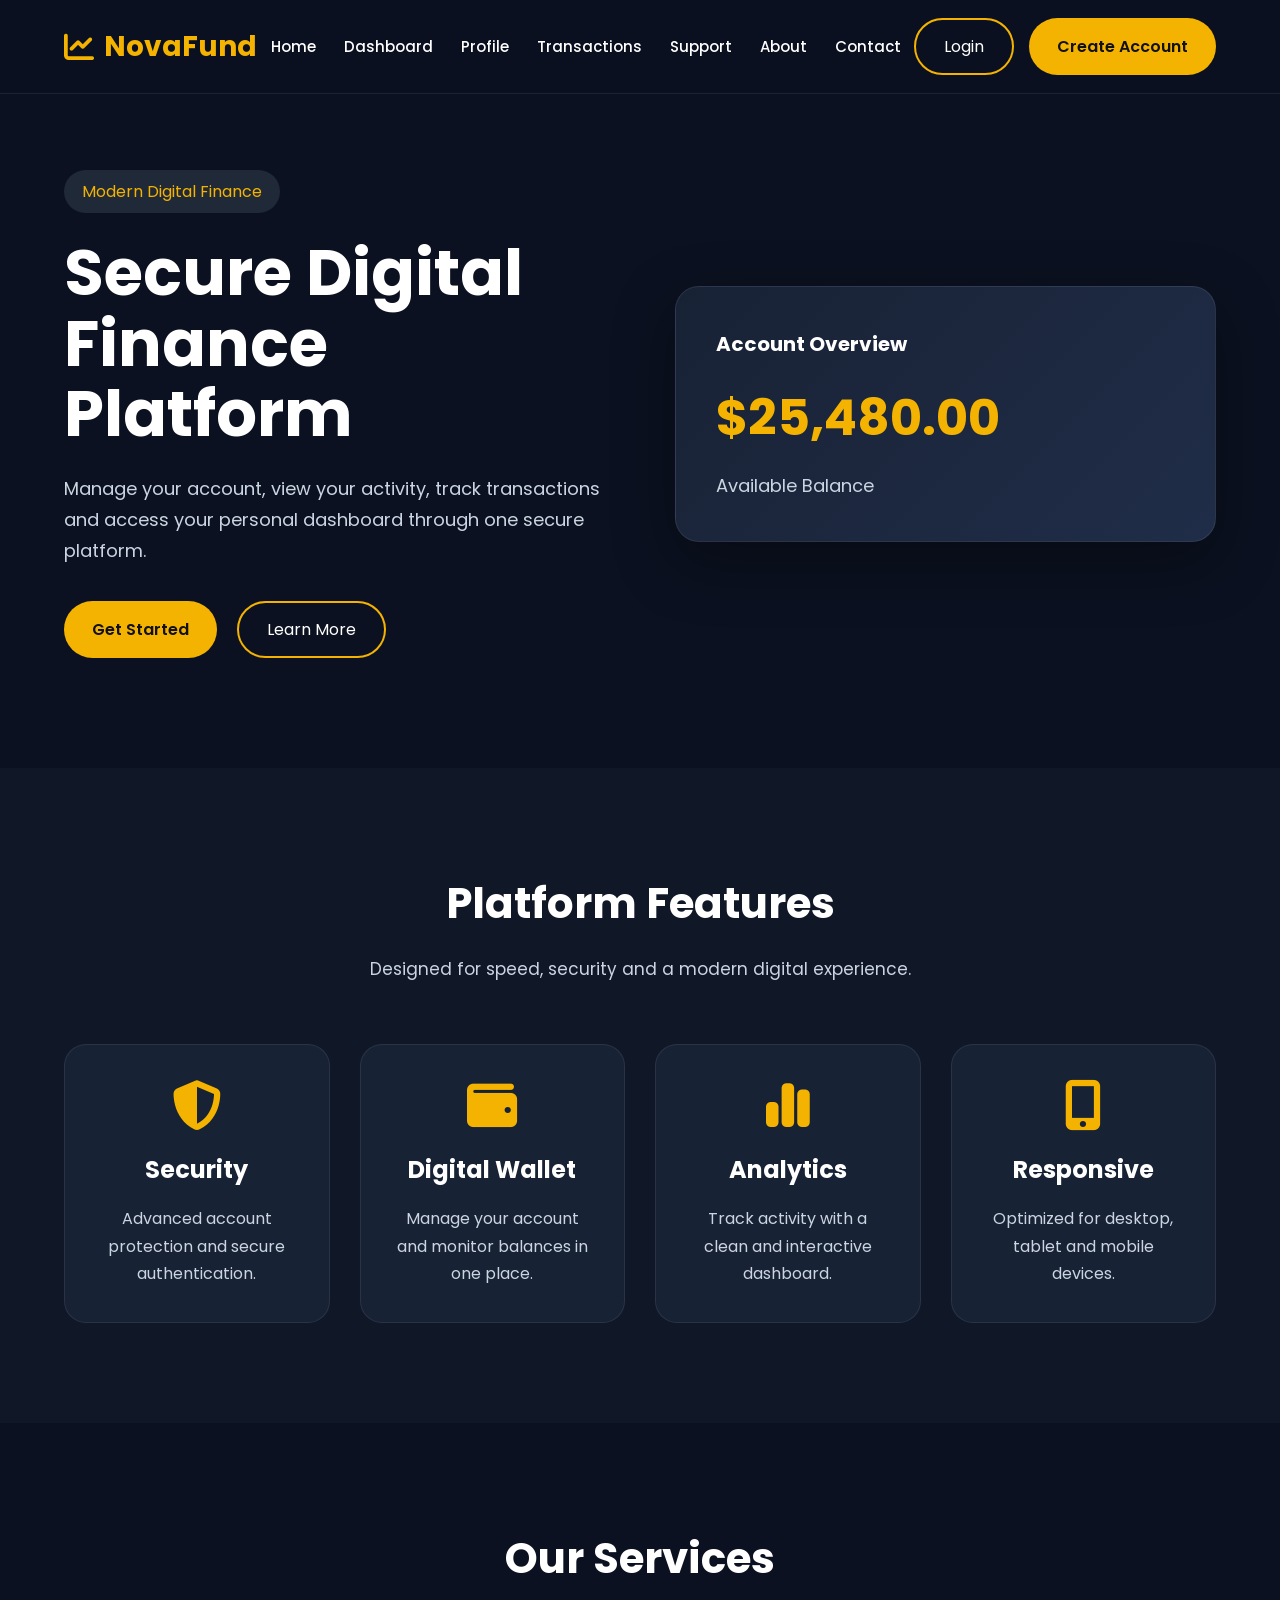
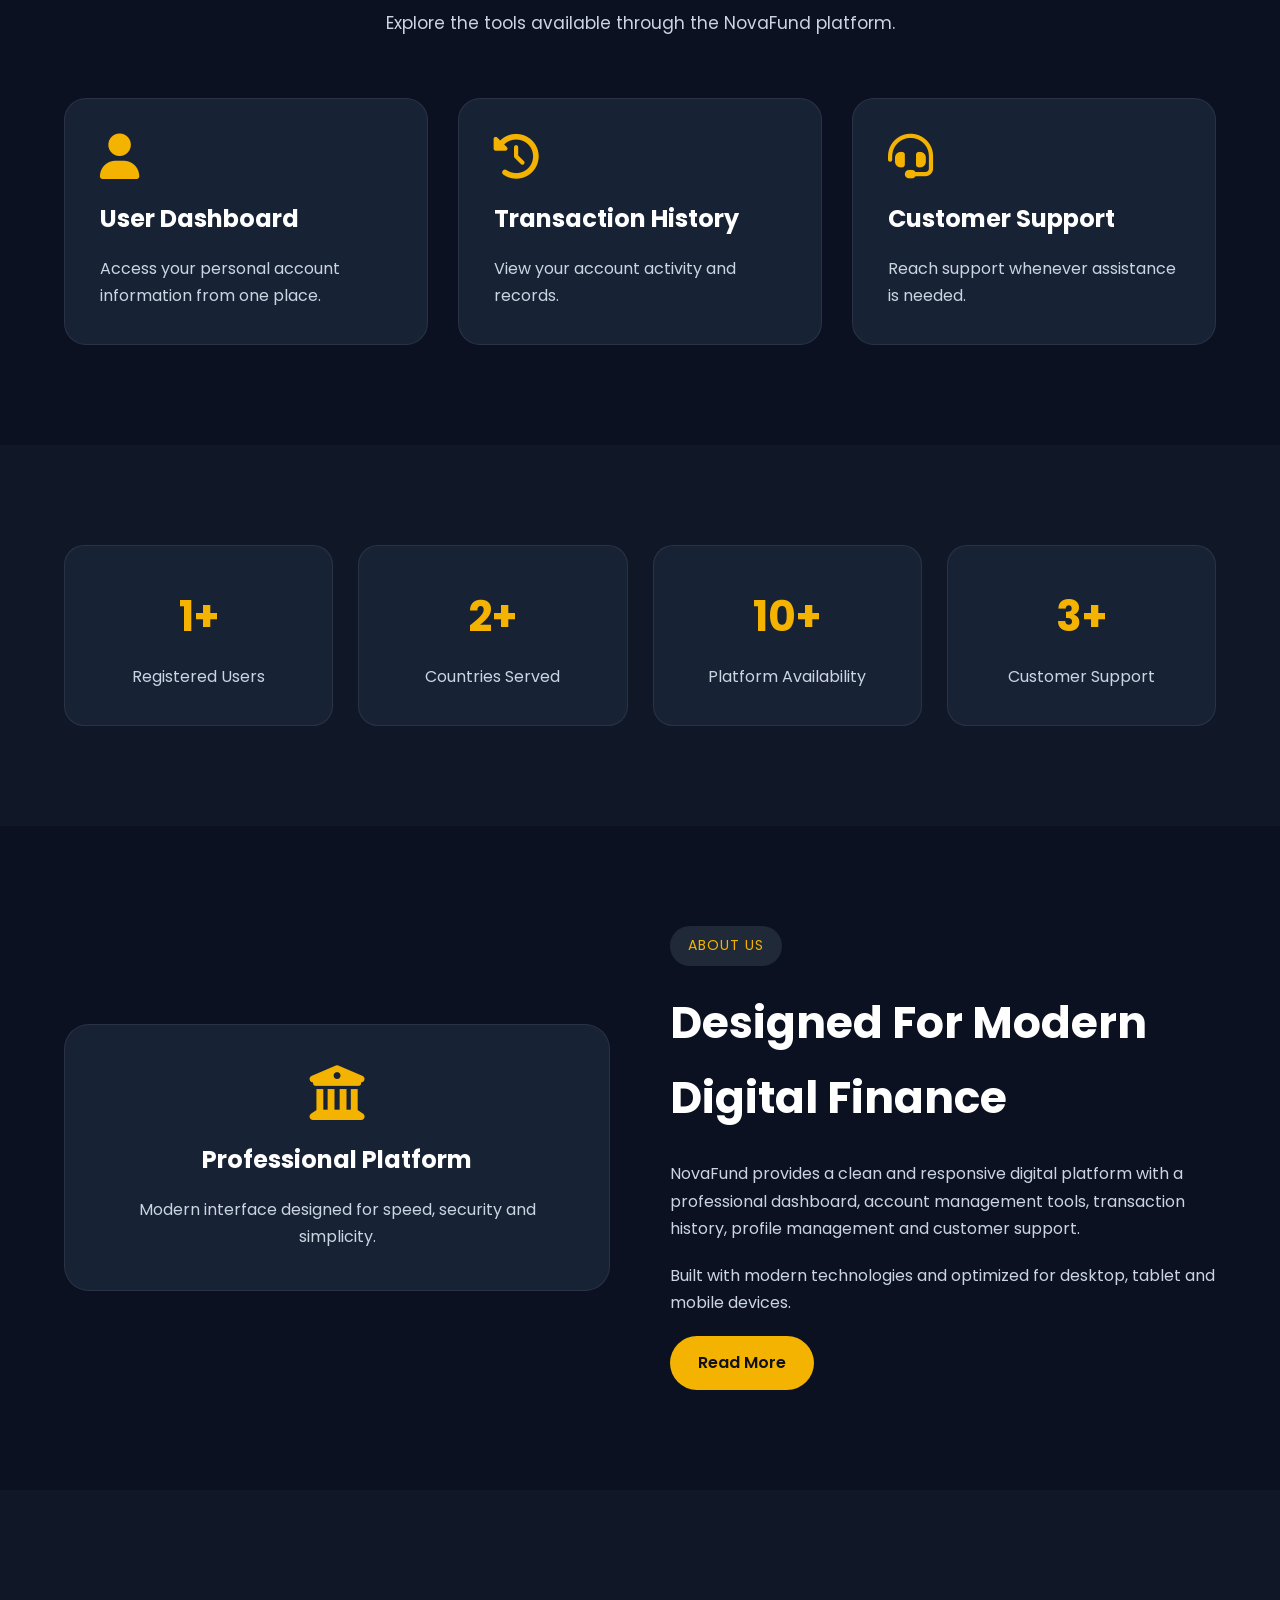
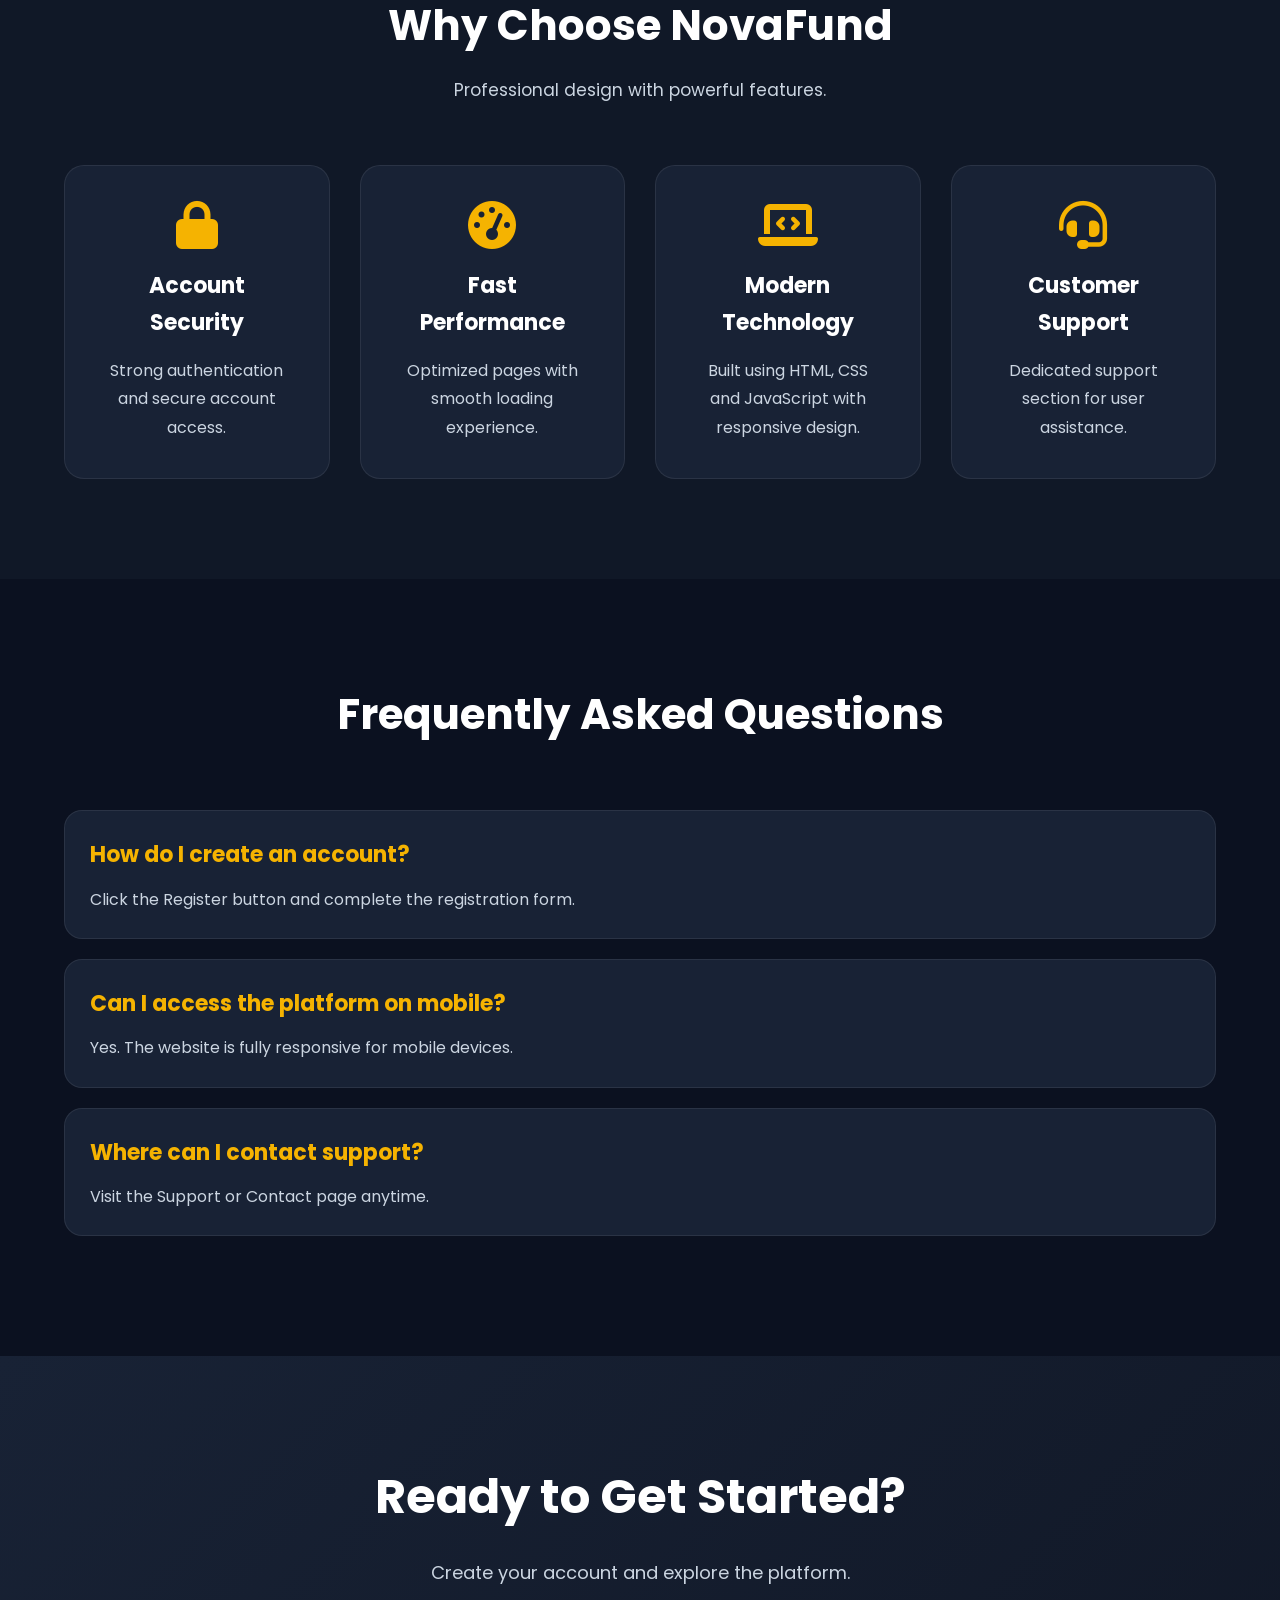
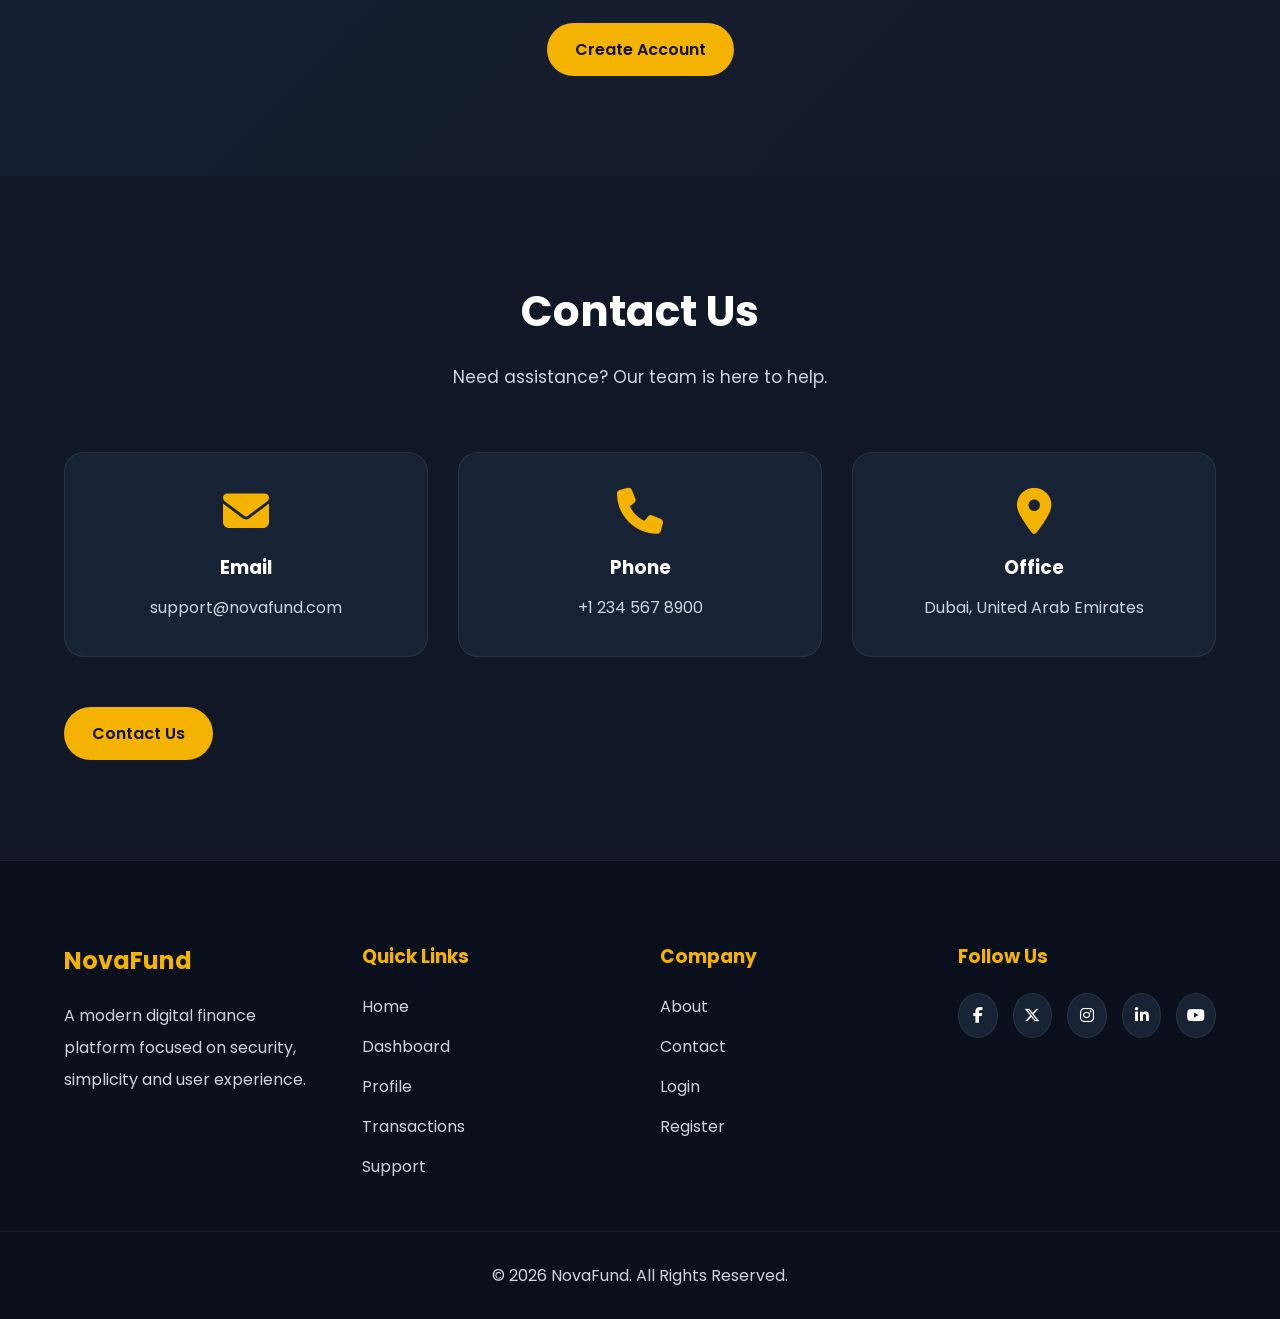
<file: index.html>
<!DOCTYPE html>
<html lang="en">
<head>

<meta charset="UTF-8">
<meta name="viewport" content="width=device-width, initial-scale=1.0">

<title>NovaFund | Digital Finance Platform</title>

<meta name="description" content="NovaFund - Modern Digital Finance Platform">

<link rel="stylesheet" href="style.css">

<link rel="preconnect" href="https://fonts.googleapis.com">
<link rel="preconnect" href="https://fonts.gstatic.com" crossorigin>

<link href="https://fonts.googleapis.com/css2?family=Poppins:wght@300;400;500;600;700;800&display=swap" rel="stylesheet">

<link rel="stylesheet"
href="https://cdnjs.cloudflare.com/ajax/libs/font-awesome/6.7.0/css/all.min.css">

</head>

<body>

<header class="header">

<div class="container">

<a href="index.html" class="logo">
<i class="fa-solid fa-chart-line"></i>
<span>NovaFund</span>
</a>

<nav>

<ul>

<li><a href="index.html">Home</a></li>

<li><a href="dashboard.html">Dashboard</a></li>

<li><a href="profile.html">Profile</a></li>

<li><a href="transactions.html">Transactions</a></li>

<li><a href="support.html">Support</a></li>

<li><a href="about.html">About</a></li>

<li><a href="contact.html">Contact</a></li>

</ul>

</nav>

<div class="header-buttons">

<a href="login.html" class="btn-outline">
Login
</a>

<a href="register.html" class="btn-primary">
Create Account
</a>

</div>

</div>

</header>

<section class="hero">

<div class="container hero-grid">

<div class="hero-left">

<span class="tag">
Modern Digital Finance
</span>

<h1>

Secure Digital Finance Platform

</h1>

<p>

Manage your account, view your activity, track transactions and access your personal dashboard through one secure platform.

</p>

<div class="hero-buttons">

<a href="register.html" class="btn-primary">

Get Started

</a>

<a href="about.html" class="btn-outline">

Learn More

</a>

</div>

</div>

<div class="hero-right">

<div class="hero-card">

<h3>Account Overview</h3>

<h2>$25,480.00</h2>

<p>Available Balance</p>

</div>

</div>

</div>

</section>

<!-- PART 2 START -->
  <!-- ================= FEATURES ================= -->

<section class="features">

<div class="container">

<div class="section-header">

<h2>Platform Features</h2>

<p>
Designed for speed, security and a modern digital experience.
</p>

</div>

<div class="feature-grid">

<div class="feature-card">

<i class="fa-solid fa-shield-halved"></i>

<h3>Security</h3>

<p>
Advanced account protection and secure authentication.
</p>

</div>

<div class="feature-card">

<i class="fa-solid fa-wallet"></i>

<h3>Digital Wallet</h3>

<p>
Manage your account and monitor balances in one place.
</p>

</div>

<div class="feature-card">

<i class="fa-solid fa-chart-simple"></i>

<h3>Analytics</h3>

<p>
Track activity with a clean and interactive dashboard.
</p>

</div>

<div class="feature-card">

<i class="fa-solid fa-mobile-screen-button"></i>

<h3>Responsive</h3>

<p>
Optimized for desktop, tablet and mobile devices.
</p>

</div>

</div>

</div>

</section>



<!-- ================= SERVICES ================= -->

<section class="services">

<div class="container">

<div class="section-header">

<h2>Our Services</h2>

<p>
Explore the tools available through the NovaFund platform.
</p>

</div>

<div class="service-grid">

<div class="service-card">

<i class="fa-solid fa-user"></i>

<h3>User Dashboard</h3>

<p>
Access your personal account information from one place.
</p>

</div>

<div class="service-card">

<i class="fa-solid fa-clock-rotate-left"></i>

<h3>Transaction History</h3>

<p>
View your account activity and records.
</p>

</div>

<div class="service-card">

<i class="fa-solid fa-headset"></i>

<h3>Customer Support</h3>

<p>
Reach support whenever assistance is needed.
</p>

</div>

</div>

</div>

</section>



<!-- ================= STATS ================= -->

<section class="stats">

<div class="container">

<div class="stats-grid">

<div class="stat-card">

<h2>50K+</h2>

<p>Registered Users</p>

</div>

<div class="stat-card">

<h2>120+</h2>

<p>Countries Served</p>

</div>

<div class="stat-card">

<h2>99.9%</h2>

<p>Platform Availability</p>

</div>

<div class="stat-card">

<h2>24/7</h2>

<p>Customer Support</p>

</div>

</div>

</div>

</section>

<!-- PART 3 START -->
  <!-- ================= ABOUT ================= -->

<section class="about">

<div class="container about-grid">

<div class="about-image">

<div class="about-card">

<i class="fa-solid fa-building-columns"></i>

<h2>Professional Platform</h2>

<p>
Modern interface designed for speed, security and simplicity.
</p>

</div>

</div>

<div class="about-content">

<span class="section-tag">
ABOUT US
</span>

<h2>Designed For Modern Digital Finance</h2>

<p>

NovaFund provides a clean and responsive digital platform with a professional dashboard, account management tools, transaction history, profile management and customer support.

</p>

<p>

Built with modern technologies and optimized for desktop, tablet and mobile devices.

</p>

<a href="about.html" class="btn-primary">

Read More

</a>

</div>

</div>

</section>



<!-- ================= WHY CHOOSE US ================= -->

<section class="why-us">

<div class="container">

<div class="section-header">

<h2>Why Choose NovaFund</h2>

<p>

Professional design with powerful features.

</p>

</div>

<div class="why-grid">

<div class="why-card">

<i class="fa-solid fa-lock"></i>

<h3>Account Security</h3>

<p>

Strong authentication and secure account access.

</p>

</div>

<div class="why-card">

<i class="fa-solid fa-gauge-high"></i>

<h3>Fast Performance</h3>

<p>

Optimized pages with smooth loading experience.

</p>

</div>

<div class="why-card">

<i class="fa-solid fa-laptop-code"></i>

<h3>Modern Technology</h3>

<p>

Built using HTML, CSS and JavaScript with responsive design.

</p>

</div>

<div class="why-card">

<i class="fa-solid fa-headset"></i>

<h3>Customer Support</h3>

<p>

Dedicated support section for user assistance.

</p>

</div>

</div>

</div>

</section>



<!-- ================= FAQ ================= -->

<section class="faq">

<div class="container">

<div class="section-header">

<h2>Frequently Asked Questions</h2>

</div>

<div class="faq-item">

<h3>How do I create an account?</h3>

<p>

Click the Register button and complete the registration form.

</p>

</div>

<div class="faq-item">

<h3>Can I access the platform on mobile?</h3>

<p>

Yes. The website is fully responsive for mobile devices.

</p>

</div>

<div class="faq-item">

<h3>Where can I contact support?</h3>

<p>

Visit the Support or Contact page anytime.

</p>

</div>

</div>

</section>



<!-- ================= CTA ================= -->

<section class="cta">

<div class="container">

<h2>

Ready to Get Started?

</h2>

<p>

Create your account and explore the platform.

</p>

<a href="register.html" class="btn-primary">

Create Account

</a>

</div>

</section>

<!-- PART 4 START -->
  <!-- ================= CONTACT PREVIEW ================= -->

<section class="contact-preview">

<div class="container">

<div class="section-header">

<h2>Contact Us</h2>

<p>
Need assistance? Our team is here to help.
</p>

</div>

<div class="contact-grid">

<div class="contact-card">

<i class="fa-solid fa-envelope"></i>

<h3>Email</h3>

<p>support@novafund.com</p>

</div>

<div class="contact-card">

<i class="fa-solid fa-phone"></i>

<h3>Phone</h3>

<p>+1 234 567 8900</p>

</div>

<div class="contact-card">

<i class="fa-solid fa-location-dot"></i>

<h3>Office</h3>

<p>Dubai, United Arab Emirates</p>

</div>

</div>

<a href="contact.html" class="btn-primary">

Contact Us

</a>

</div>

</section>



<!-- ================= FOOTER ================= -->

<footer>

<div class="container footer-grid">

<div>

<h2>NovaFund</h2>

<p>

A modern digital finance platform focused on security,
simplicity and user experience.

</p>

</div>

<div>

<h3>Quick Links</h3>

<ul>

<li><a href="index.html">Home</a></li>

<li><a href="dashboard.html">Dashboard</a></li>

<li><a href="profile.html">Profile</a></li>

<li><a href="transactions.html">Transactions</a></li>

<li><a href="support.html">Support</a></li>

</ul>

</div>

<div>

<h3>Company</h3>

<ul>

<li><a href="about.html">About</a></li>

<li><a href="contact.html">Contact</a></li>

<li><a href="login.html">Login</a></li>

<li><a href="register.html">Register</a></li>

</ul>

</div>

<div>

<h3>Follow Us</h3>

<div class="social-icons">

<a href="#"><i class="fab fa-facebook-f"></i></a>

<a href="#"><i class="fab fa-x-twitter"></i></a>

<a href="#"><i class="fab fa-instagram"></i></a>

<a href="#"><i class="fab fa-linkedin-in"></i></a>

<a href="#"><i class="fab fa-youtube"></i></a>

</div>

</div>

</div>

<hr>

<p class="copyright">

© 2026 NovaFund. All Rights Reserved.

</p>

</footer>

<script src="app.js"></script>

</body>

</html>
</file>
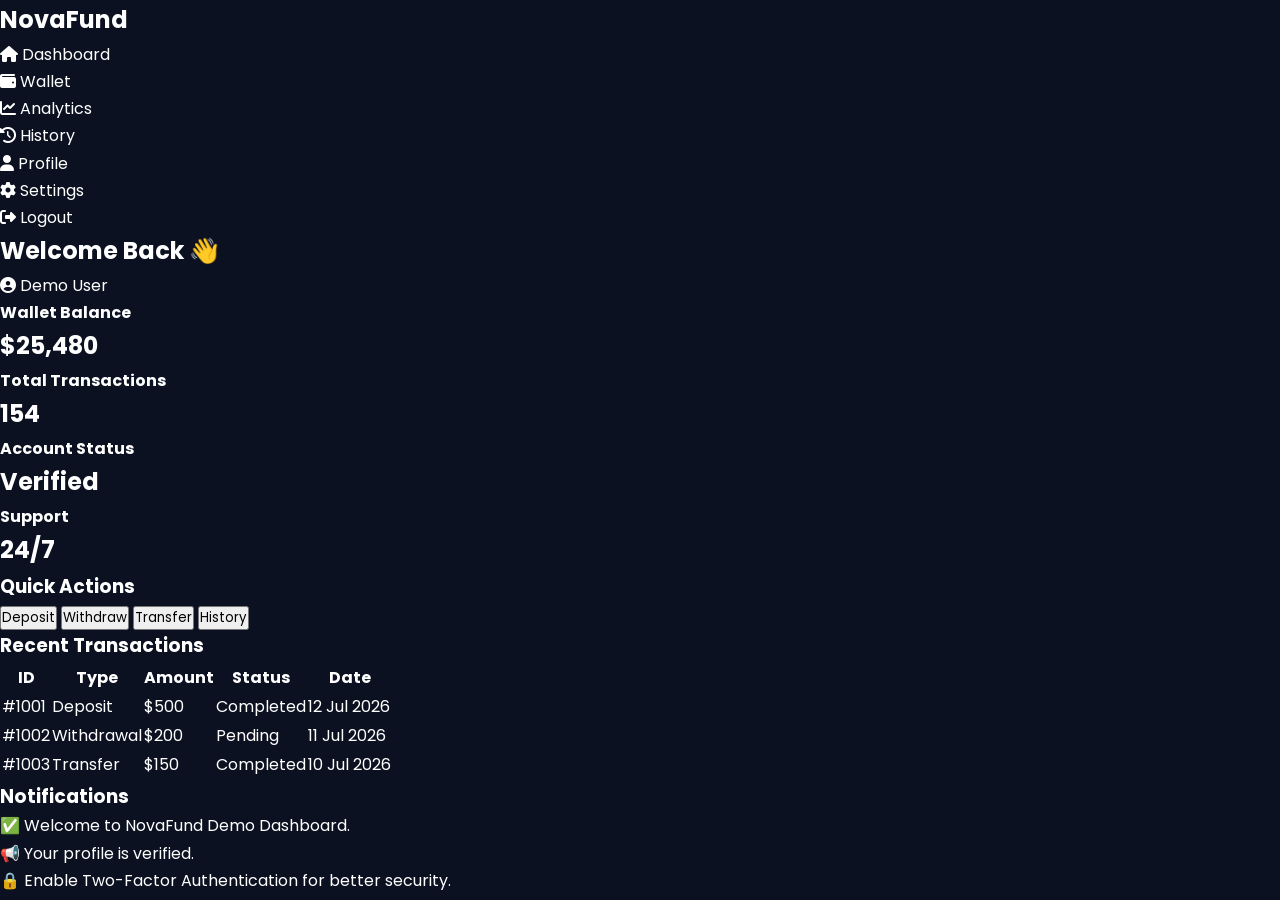
<file: dashboard.html>
<!DOCTYPE html>
<html lang="en">

<head>

<meta charset="UTF-8">
<meta name="viewport" content="width=device-width, initial-scale=1.0">

<title>Dashboard | NovaFund</title>

<link rel="stylesheet" href="style.css">

<link href="https://fonts.googleapis.com/css2?family=Poppins:wght@300;400;500;600;700&display=swap" rel="stylesheet">

<link rel="stylesheet" href="https://cdnjs.cloudflare.com/ajax/libs/font-awesome/6.6.0/css/all.min.css">

</head>

<body>

<div class="dashboard">

<!-- Sidebar -->

<div class="sidebar">

<h2>NovaFund</h2>

<ul>

<li><a href="#"><i class="fa-solid fa-house"></i> Dashboard</a></li>

<li><a href="#"><i class="fa-solid fa-wallet"></i> Wallet</a></li>

<li><a href="#"><i class="fa-solid fa-chart-line"></i> Analytics</a></li>

<li><a href="#"><i class="fa-solid fa-clock-rotate-left"></i> History</a></li>

<li><a href="#"><i class="fa-solid fa-user"></i> Profile</a></li>

<li><a href="#"><i class="fa-solid fa-gear"></i> Settings</a></li>

<li><a href="index.html"><i class="fa-solid fa-right-from-bracket"></i> Logout</a></li>

</ul>

</div>

<!-- Main -->

<div class="main">

<div class="topbar">

<h2>Welcome Back 👋</h2>

<div class="profile">

<i class="fa-solid fa-user-circle"></i>

<span>Demo User</span>

</div>

</div>

<div class="cards">

<div class="card">

<h4>Wallet Balance</h4>

<h2>$25,480</h2>

</div>

<div class="card">

<h4>Total Transactions</h4>

<h2>154</h2>

</div>

<div class="card">

<h4>Account Status</h4>

<h2>Verified</h2>

</div>

<div class="card">

<h4>Support</h4>

<h2>24/7</h2>

</div>

</div>

<!-- Part 2 یہاں سے شروع ہوگا -->
  <!-- ================= QUICK ACTIONS ================= -->

<div class="quick-actions">

<h3>Quick Actions</h3>

<div class="action-buttons">

<button class="action-btn">Deposit</button>

<button class="action-btn">Withdraw</button>

<button class="action-btn">Transfer</button>

<button class="action-btn">History</button>

</div>

</div>

<!-- ================= RECENT TRANSACTIONS ================= -->

<div class="transactions">

<h3>Recent Transactions</h3>

<table>

<thead>

<tr>

<th>ID</th>

<th>Type</th>

<th>Amount</th>

<th>Status</th>

<th>Date</th>

</tr>

</thead>

<tbody>

<tr>

<td>#1001</td>

<td>Deposit</td>

<td>$500</td>

<td><span class="success">Completed</span></td>

<td>12 Jul 2026</td>

</tr>

<tr>

<td>#1002</td>

<td>Withdrawal</td>

<td>$200</td>

<td><span class="pending">Pending</span></td>

<td>11 Jul 2026</td>

</tr>

<tr>

<td>#1003</td>

<td>Transfer</td>

<td>$150</td>

<td><span class="success">Completed</span></td>

<td>10 Jul 2026</td>

</tr>

</tbody>

</table>

</div>

<!-- ================= NOTIFICATIONS ================= -->

<div class="notifications">

<h3>Notifications</h3>

<div class="notice">

✅ Welcome to NovaFund Demo Dashboard.

</div>

<div class="notice">

📢 Your profile is verified.

</div>

<div class="notice">

🔒 Enable Two-Factor Authentication for better security.

</div>

</div>

</div>

</div>

<script src="app.js"></script>

</body>

</html>
</file>
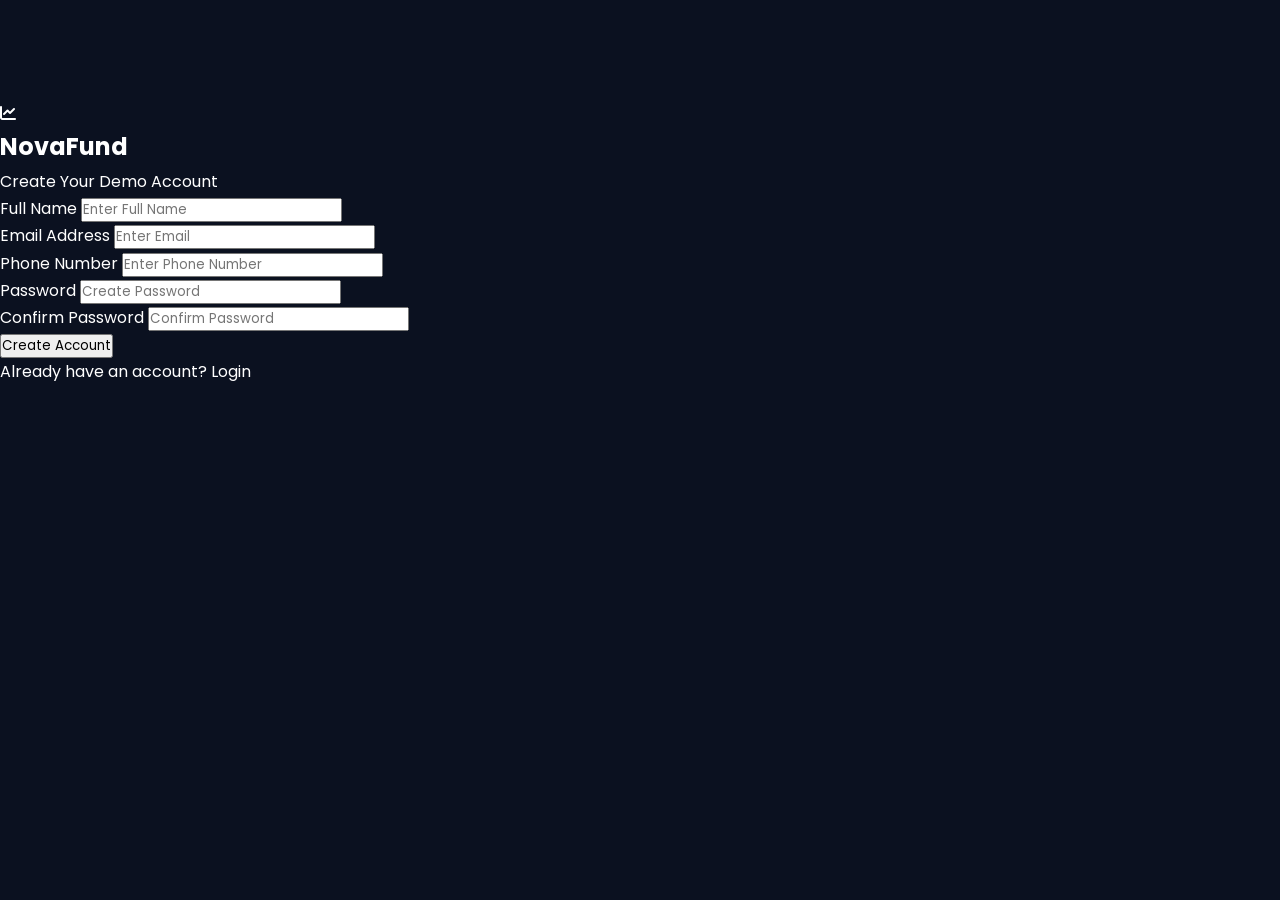
<file: register.html>
<!DOCTYPE html>
<html lang="en">
<head>

<meta charset="UTF-8">
<meta name="viewport" content="width=device-width, initial-scale=1.0">

<title>Create Account | NovaFund</title>

<link rel="stylesheet" href="style.css">

<link href="https://fonts.googleapis.com/css2?family=Poppins:wght@300;400;500;600;700&display=swap" rel="stylesheet">

<link rel="stylesheet"
href="https://cdnjs.cloudflare.com/ajax/libs/font-awesome/6.6.0/css/all.min.css">

</head>

<body>

<section class="register-page">

<div class="register-box">

<div class="register-logo">

<i class="fa-solid fa-chart-line"></i>

<h2>NovaFund</h2>

<p>Create Your Demo Account</p>

</div>

<form>

<div class="input-box">

<label>Full Name</label>

<input type="text" placeholder="Enter Full Name" required>

</div>

<div class="input-box">

<label>Email Address</label>

<input type="email" placeholder="Enter Email" required>

</div>

<div class="input-box">

<label>Phone Number</label>

<input type="tel" placeholder="Enter Phone Number">

</div>

<div class="input-box">

<label>Password</label>

<input type="password" placeholder="Create Password" required>

</div>

<div class="input-box">

<label>Confirm Password</label>

<input type="password" placeholder="Confirm Password" required>

</div>

<button type="submit" class="register-btn">

Create Account

</button>

<p class="login-link">

Already have an account?

<a href="login.html">Login</a>

</p>

</form>

</div>

</section>

<script src="app.js"></script>

</body>
</html>
</file>
<file: style.css>
/* =====================================
   NovaFund Professional UI
   Version 2.0
====================================== */

@import url('https://fonts.googleapis.com/css2?family=Poppins:wght@300;400;500;600;700;800&display=swap');

*{
margin:0;
padding:0;
box-sizing:border-box;
font-family:'Poppins',sans-serif;
scroll-behavior:smooth;
}

:root{

--primary:#f5b301;
--secondary:#111827;
--dark:#0b1120;
--card:#182235;
--white:#ffffff;
--text:#cbd5e1;
--border:rgba(255,255,255,.08);

}

body{

background:var(--dark);
color:var(--white);
overflow-x:hidden;
line-height:1.7;

}

.container{

width:90%;
max-width:1280px;
margin:auto;

}

img{

max-width:100%;
display:block;

}

a{

text-decoration:none;
color:inherit;

}

ul{

list-style:none;

}

/* ================= HEADER ================= */

.header{

position:fixed;
top:0;
left:0;
width:100%;
z-index:999;
background:rgba(11,17,32,.92);
backdrop-filter:blur(15px);
border-bottom:1px solid var(--border);

}

.header .container{

display:flex;
justify-content:space-between;
align-items:center;
padding:18px 0;

}

.logo{

display:flex;
align-items:center;
gap:10px;
font-size:28px;
font-weight:700;
color:var(--primary);

}

.logo i{

font-size:30px;

}

nav ul{

display:flex;
gap:28px;

}

nav a{

font-size:15px;
font-weight:500;
transition:.3s;

}

nav a:hover{

color:var(--primary);

}

.header-buttons{

display:flex;
gap:15px;

}

.btn-primary{

display:inline-flex;
align-items:center;
justify-content:center;
padding:13px 28px;
background:var(--primary);
color:#111;
font-weight:600;
border-radius:50px;
transition:.35s;

}

.btn-primary:hover{

transform:translateY(-3px);
box-shadow:0 12px 30px rgba(245,179,1,.30);

}

.btn-outline{

display:inline-flex;
align-items:center;
justify-content:center;
padding:13px 28px;
border:2px solid var(--primary);
border-radius:50px;
transition:.35s;

}

.btn-outline:hover{

background:var(--primary);
color:#111;

}

/* ================= HERO ================= */

.hero{

padding:170px 0 110px;

}

.hero-grid{

display:grid;
grid-template-columns:1fr 1fr;
align-items:center;
gap:70px;

}

.tag{

display:inline-block;
padding:8px 18px;
border-radius:30px;
background:#1f2937;
color:var(--primary);
margin-bottom:25px;

}

.hero h1{

font-size:64px;
line-height:1.1;
margin-bottom:25px;

}

.hero p{

font-size:18px;
color:var(--text);
margin-bottom:35px;

}

.hero-buttons{

display:flex;
gap:20px;

}

.hero-card{

background:linear-gradient(135deg,#182235,#202d48);
padding:40px;
border-radius:24px;
border:1px solid var(--border);
box-shadow:0 20px 60px rgba(0,0,0,.35);

}

.hero-card h3{

font-size:20px;
margin-bottom:15px;

}

.hero-card h2{

font-size:50px;
color:var(--primary);
margin-bottom:10px;

}
/* =========================
   SECTION HEADINGS
========================= */

section{
padding:100px 0;
}

.section-header{
text-align:center;
margin-bottom:60px;
}

.section-header h2{
font-size:42px;
font-weight:700;
margin-bottom:15px;
}

.section-header p{
max-width:700px;
margin:auto;
color:var(--text);
font-size:17px;
}

.section-tag{
display:inline-block;
padding:8px 18px;
background:#1f2937;
color:var(--primary);
border-radius:30px;
margin-bottom:20px;
font-size:14px;
letter-spacing:1px;
}

/* =========================
   FEATURES
========================= */

.features{
background:#101827;
}

.feature-grid{
display:grid;
grid-template-columns:repeat(auto-fit,minmax(260px,1fr));
gap:30px;
}

.feature-card{
background:var(--card);
padding:35px;
border-radius:22px;
text-align:center;
border:1px solid var(--border);
transition:.35s;
}

.feature-card:hover{
transform:translateY(-10px);
border-color:var(--primary);
box-shadow:0 20px 40px rgba(0,0,0,.35);
}

.feature-card i{
font-size:50px;
color:var(--primary);
margin-bottom:20px;
}

.feature-card h3{
margin-bottom:15px;
font-size:24px;
}

.feature-card p{
color:var(--text);
}

/* =========================
   SERVICES
========================= */

.services{
background:var(--dark);
}

.service-grid{
display:grid;
grid-template-columns:repeat(auto-fit,minmax(280px,1fr));
gap:30px;
}

.service-card{
background:var(--card);
padding:35px;
border-radius:22px;
border:1px solid var(--border);
transition:.35s;
}

.service-card:hover{
transform:translateY(-10px);
border-color:var(--primary);
}

.service-card i{
font-size:45px;
color:var(--primary);
margin-bottom:20px;
}

.service-card h3{
margin-bottom:15px;
font-size:24px;
}

.service-card p{
color:var(--text);
}

/* =========================
   STATS
========================= */

.stats{
background:#101827;
}

.stats-grid{
display:grid;
grid-template-columns:repeat(auto-fit,minmax(220px,1fr));
gap:25px;
}

.stat-card{
background:var(--card);
padding:35px;
border-radius:20px;
text-align:center;
border:1px solid var(--border);
transition:.3s;
}

.stat-card:hover{
transform:scale(1.05);
}

.stat-card h2{
font-size:42px;
color:var(--primary);
margin-bottom:10px;
}

.stat-card p{
color:var(--text);
font-size:16px;
}

/* =========================
   ABOUT
========================= */

.about{
background:var(--dark);
}

.about-grid{
display:grid;
grid-template-columns:1fr 1fr;
gap:60px;
align-items:center;
}

.about-card{
background:var(--card);
padding:40px;
border-radius:25px;
border:1px solid var(--border);
text-align:center;
}

.about-card i{
font-size:55px;
color:var(--primary);
margin-bottom:20px;
}

.about-card h2{
margin-bottom:15px;
}

.about-card p{
color:var(--text);
}

.about-content h2{
font-size:44px;
margin-bottom:25px;
}

.about-content p{
color:var(--text);
margin-bottom:20px;
  }

.hero-card p{

margin:0;
color:var(--text);

}
/* =========================
   WHY CHOOSE US
========================= */

.why-us{
background:#101827;
}

.why-grid{
display:grid;
grid-template-columns:repeat(auto-fit,minmax(250px,1fr));
gap:30px;
}

.why-card{
background:var(--card);
padding:35px;
border-radius:20px;
border:1px solid var(--border);
text-align:center;
transition:.35s;
}

.why-card:hover{
transform:translateY(-10px);
border-color:var(--primary);
box-shadow:0 20px 40px rgba(0,0,0,.35);
}

.why-card i{
font-size:48px;
color:var(--primary);
margin-bottom:18px;
}

.why-card h3{
margin-bottom:15px;
font-size:22px;
}

.why-card p{
color:var(--text);
line-height:1.8;
}

/* =========================
   FAQ
========================= */

.faq{
background:var(--dark);
}

.faq-item{
background:var(--card);
padding:25px;
border-radius:18px;
border:1px solid var(--border);
margin-bottom:20px;
transition:.3s;
}

.faq-item:hover{
border-color:var(--primary);
}

.faq-item h3{
margin-bottom:12px;
font-size:22px;
color:var(--primary);
}

.faq-item p{
color:var(--text);
}

/* =========================
   CTA
========================= */

.cta{
background:linear-gradient(135deg,#182235,#111827);
text-align:center;
}

.cta h2{
font-size:48px;
margin-bottom:20px;
}

.cta p{
max-width:700px;
margin:0 auto 35px;
color:var(--text);
font-size:18px;
}

/* =========================
   CONTACT PREVIEW
========================= */

.contact-preview{
background:#101827;
}

.contact-grid{
display:grid;
grid-template-columns:repeat(auto-fit,minmax(260px,1fr));
gap:30px;
margin:50px 0;
}

.contact-card{
background:var(--card);
padding:35px;
text-align:center;
border-radius:20px;
border:1px solid var(--border);
transition:.3s;
}

.contact-card:hover{
transform:translateY(-8px);
border-color:var(--primary);
}

.contact-card i{
font-size:46px;
color:var(--primary);
margin-bottom:18px;
}

.contact-card h3{
margin-bottom:10px;
}

.contact-card p{
color:var(--text);
}

/* =========================
   FOOTER
========================= */

footer{
background:#090f1b;
padding:80px 0 30px;
border-top:1px solid var(--border);
}

.footer-grid{
display:grid;
grid-template-columns:repeat(auto-fit,minmax(240px,1fr));
gap:40px;
margin-bottom:40px;
}

.footer-grid h2,
.footer-grid h3{
margin-bottom:18px;
color:var(--primary);
}

.footer-grid p,
.footer-grid li{
color:var(--text);
line-height:2;
}

.footer-grid li{
margin-bottom:8px;
}

.footer-grid a{
transition:.3s;
}

.footer-grid a:hover{
color:var(--primary);
}

.social-icons{
display:flex;
gap:15px;
margin-top:20px;
}

.social-icons a{
width:45px;
height:45px;
display:flex;
align-items:center;
justify-content:center;
background:var(--card);
border-radius:50%;
border:1px solid var(--border);
transition:.3s;
}

.social-icons a:hover{
background:var(--primary);
color:#111;
transform:translateY(-5px);
}

footer hr{
border:none;
height:1px;
background:var(--border);
margin:30px 0;
}

.copyright{
text-align:center;
color:var(--text);
}

/* =========================
   RESPONSIVE
========================= */

@media(max-width:992px){

.hero-grid,
.about-grid{
grid-template-columns:1fr;
}

.hero{
text-align:center;
}

.hero-buttons{
justify-content:center;
}

.header .container{
flex-direction:column;
gap:20px;
}

nav ul{
flex-wrap:wrap;
justify-content:center;
}

}

@media(max-width:768px){

.hero h1{
font-size:40px;
}

.section-header h2{
font-size:32px;
}

.about-content h2{
font-size:34px;
}

.cta h2{
font-size:34px;
}

.hero-buttons{
flex-direction:column;
}

.btn-primary,
.btn-outline{
width:100%;
}

}

@media(max-width:480px){

.container{
width:94%;
}

.hero{
padding-top:140px;
}

.hero-card h2{
font-size:36px;
}

.logo{
font-size:22px;
}

  /* Sticky Header */

.sticky{

background:#0b1120!important;
box-shadow:0 10px 30px rgba(0,0,0,.35);

}

/* Active Menu */

nav ul li a.active{

color:var(--primary);

}

/* Scroll Animation */

.feature-card,
.service-card,
.stat-card,
.about-card,
.why-card,
.faq-item,
.contact-card{

opacity:0;
transform:translateY(50px);
transition:.8s;

}

.show{

opacity:1;
transform:translateY(0);

}

/* Ripple */

.btn-primary,
.btn-outline{

position:relative;
overflow:hidden;

}

.ripple{

position:absolute;
border-radius:50%;
background:rgba(255,255,255,.35);
transform:scale(0);
animation:ripple .6s linear;

}

@keyframes ripple{

to{

transform:scale(4);
opacity:0;

}

}                       
}
/* ===========================
   LOGIN PAGE
=========================== */

.login-page{
min-height:100vh;
padding:160px 0 80px;
background:linear-gradient(135deg,#0b1120,#111827);
}

.login-wrapper{
display:grid;
grid-template-columns:1fr 1fr;
gap:60px;
align-items:center;
}

.login-left h1{
font-size:52px;
margin-bottom:20px;
}

.login-left p{
font-size:18px;
color:var(--text);
margin-bottom:40px;
max-width:500px;
}

.login-left img{
width:100%;
max-width:480px;
}

.login-box{
background:#182235;
padding:45px;
border-radius:24px;
border:1px solid rgba(255,255,255,.08);
box-shadow:0 25px 60px rgba(0,0,0,.35);
}

.login-box h2{
font-size:34px;
margin-bottom:30px;
text-align:center;
color:var(--primary);
}

.input-group{
margin-bottom:22px;
}

.input-group label{
display:block;
margin-bottom:8px;
font-weight:600;
}

.input-group input{
width:100%;
padding:15px;
background:#0f172a;
border:1px solid rgba(255,255,255,.08);
border-radius:12px;
color:#fff;
font-size:16px;
outline:none;
transition:.3s;
}

.input-group input:focus{
border-color:var(--primary);
box-shadow:0 0 15px rgba(245,179,1,.25);
}

.remember{
display:flex;
justify-content:space-between;
align-items:center;
margin-bottom:25px;
font-size:14px;
}

.remember a{
color:var(--primary);
}

.login-btn{
width:100%;
border:none;
cursor:pointer;
font-size:17px;
margin-bottom:20px;
}

.register-text{
text-align:center;
color:var(--text);
}

.register-text a{
color:var(--primary);
font-weight:600;
}

/* Mobile */

@media(max-width:900px){

.login-wrapper{
grid-template-columns:1fr;
}

.login-left{
text-align:center;
}

.login-left img{
margin:auto;
max-width:320px;
}

.login-box{
padding:30px;
}

}

@media(max-width:500px){

.login-left h1{
font-size:36px;
}

.login-box{
padding:25px;
}

}
</file>
